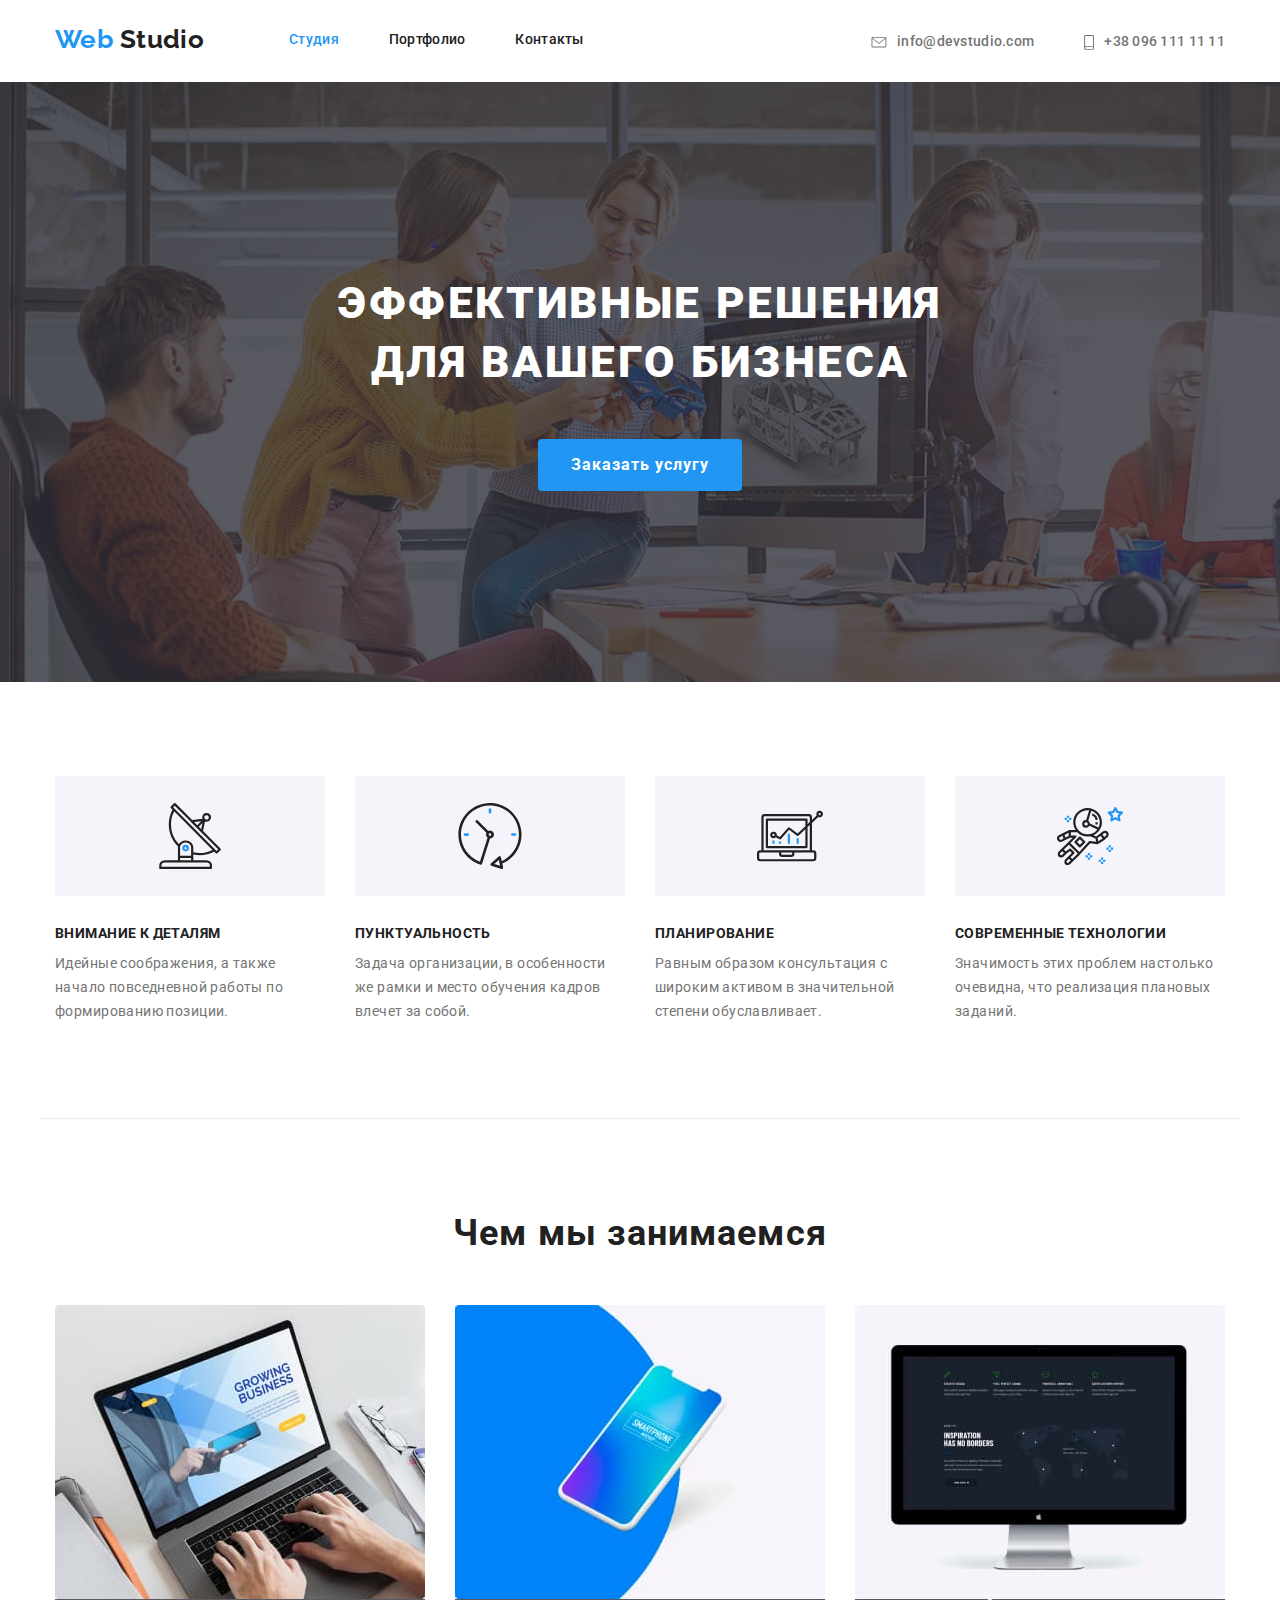
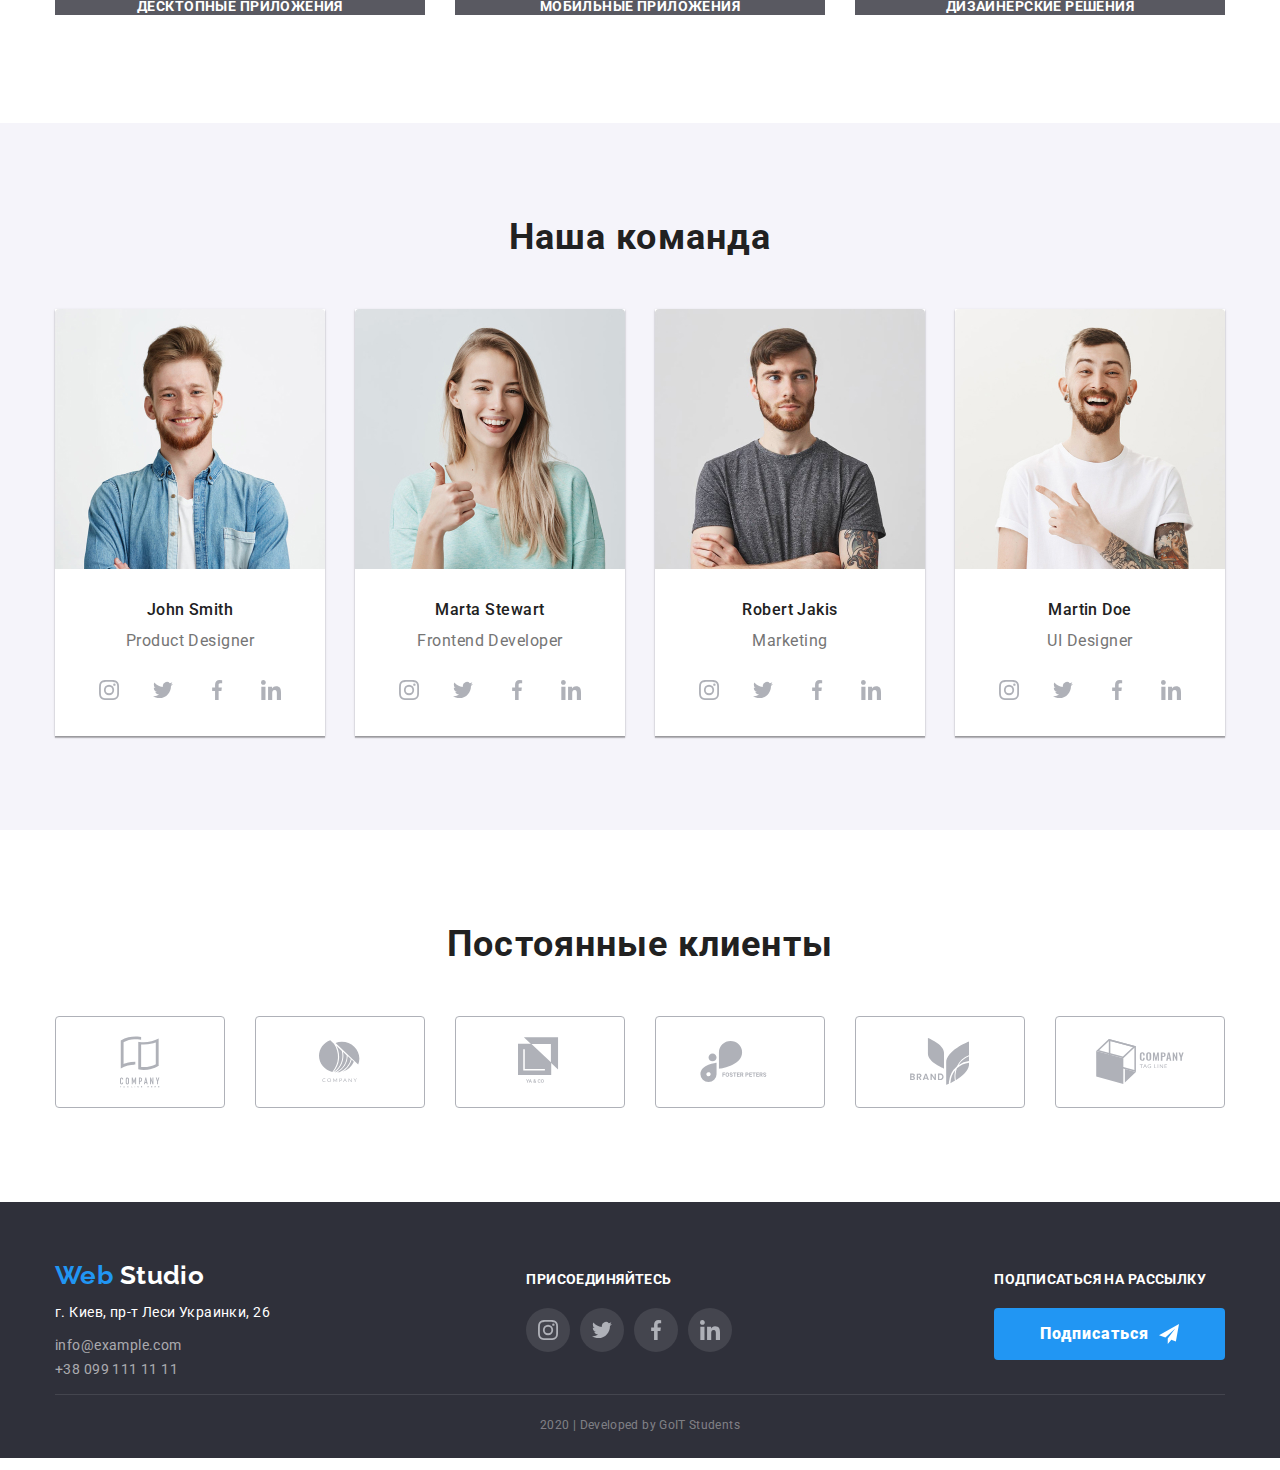
<file: index.html>
<!DOCTYPE html>
<html lang="ru">
<head>
    <meta charset="UTF-8">
    <meta name="viewport" content="width=device-width, initial-scale=1.0">
    <title>Homework 4</title>
    <link href="https://fonts.googleapis.com/css2?family=Raleway:wght@700&family=Roboto:wght@400;500;700;900&display=swap" rel="stylesheet">
    <link rel="stylesheet" href="https://cdnjs.cloudflare.com/ajax/libs/modern-normalize/0.6.0/modern-normalize.min.css">
    <link rel="stylesheet" href="./css/common.css">
    <link rel="stylesheet" href="./css/styles.css">
    </head>
<body>
  
    <!--Шапка проэкта-->
  <header>
  <div class="container page-header ">
      <nav class="main-nav">
        <a lang="en" href="./index.html" class="logo">  Web <span class="back">Studio</span> </a>
          <ul class="site-nav list">
            <li class="item"><a href="./index.html" class="link current">Студия</a></li>
            <li class="item"><a href="./portfolio.html" class="link">Портфолио</a></li>
            <li class="item"><a href="./contacts.html" class="link">Контакты</a></li>
          </ul>
      </nav>
       <div class="contact">
        <ul class="connection-nav list">
          <li class="contact-case"><a href="mailto:info@devstudio.com" class="link">
            <svg class="icon-contact" width=16px height=11.2px> 
              <use href="./images/symbol-defs.svg#icon-envelope"></use> 
            </svg>
            info@devstudio.com</a></li>
          <li class="contact-case"><a href="tel:+30961111111" class="link">
            <svg class="icon-contact" width=10px height=14.94px> 
              <use href="./images/symbol-defs.svg#icon-smartphone"></use> 
            </svg>
            +38 096 111 11 11</a></li>
        </ul>
     </div>
  </div>
  </header>
    
  <!--Банер-->
  <main>
  <section class="hero">
       <div class="container-hero">
        <h1 class="hero-title">ЭФФЕКТИВНЫЕ РЕШЕНИЯ ДЛЯ ВАШЕГО БИЗНЕСА</h1>
        <a href="" class="button primary">Заказать услугу</a> 
       </div>
  </section>
  
  <!--Функционал-->
  <section class="section features">
    <div class="container feat">
      <ul class="features">
        <li class="features-case">
          <svg class="features-icon"> 
            <use href="./images/symbol-defs.svg#icon-antenna"></use> 
          </svg>
            <h2 class="title">ВНИМАНИЕ К ДЕТАЛЯМ</h2>
            <p class="text">Идейные соображения, а также начало повседневной работы по формированию позиции.</p>
        </li>
        <li class="features-case">
          <svg class="features-icon" width=70px height=70px;> 
            <use href="./images/symbol-defs.svg#icon-clock"></use> 
          </svg>
            <h2 class="title">Пунктуальность</h2>
            <p class="text">Задача организации, в особенности же рамки и место обучения кадров влечет за собой.</p>
        </li>
        <li class="features-case">
          <svg class="features-icon"> 
            <use href="./images/symbol-defs.svg#icon-diagram"></use> 
          </svg>
            <h2 class="title">Планирование</h2>
            <p class="text">Равным образом консультация с широким активом в значительной степени обуславливает.</p>

        </li>
        <li class="features-case">
          <svg class="features-icon"> 
            <use href="./images/symbol-defs.svg#icon-astronaut"></use> 
          </svg>
            <h2 class="title">Современные технологии</h2>
            <p class="text">Значимость этих проблем настолько очевидна, что реализация плановых заданий.</p>
        </li>
    </ul>
    </div>
  </section>
    
  <!-- Перечень занятий -->
  <section class="section">
    <div class="container">
      <h2 class="section-title">Чем мы занимаемся</h2>
        <ul class="scroll">
         <li class="works">
          <a href=""> <img src="./images/img1.jpg" width="370" height="294" alt="картинка"></a>    
          <h3 class="title">ДЕСКТОПНЫЕ ПРИЛОЖЕНИЯ</h3>
          </li>
          <li class="works">
          <a href=""><img src="./images/img2.jpg" width="370" height="294" alt="картинка"></a>
          <h3 class="title">МОБИЛЬНЫЕ ПРИЛОЖЕНИЯ</h3>
          </li>
          <li class="works">
          <a href=""><img src="./images/img3.jpg" width="370" height="294" alt="картинка"></a>    
          <h3 class="title">ДИЗАЙНЕРСКИЕ РЕШЕНИЯ</h3>
          </li>
        </ul>        
    </div>    
  </section>
  
  <!--Команда-->
  <section class="section-team">
   <div class="container">
    <h2 class="section-title people">Наша команда</h2>
    <ul class="team">
      <li class="commands">
         <img class="foto" src="./images/foto.jpg" width="270" height="260" alt="фото">
         <h3 class="title">John Smith</h3>
         <p class="profession">Product Designer</p>
    <ul class="social">
      <li class="commands-case">
        <a href="" class="commands-link" aria-label="instagram">
          <svg class="commands-icon" width=20px height=20px> 
            <use href="./images/symbol-defs.svg#icon-instagram"></use> 
          </svg>
        </a>
      </li>
      <li class="commands-case">
        <a href="" class="commands-link" aria-label="twitter">
          <svg class="commands-icon" width=20px height=20px> 
            <use href="./images/symbol-defs.svg#icon-twitter"></use> 
          </svg>
        </a>
      </li>
      <li class="commands-case">
        <a href="" class="commands-link" aria-label="facebook">
          <svg class="commands-icon" width=20px height=20px> 
            <use href="./images/symbol-defs.svg#icon-facebook"></use> 
          </svg>
        </a>
      </li>
      <li class="commands-case">
        <a href="" class="commands-link" aria-label="linkedin">
          <svg class="commands-icon" width=20px height=20px> 
            <use href="./images/symbol-defs.svg#icon-linkedin"></use> 
          </svg>
        </a>
      </li>
    </ul>
      </li>
      <li class="commands">
        <img class="foto" src="./images/foto2.jpg" width="270" height="260" alt="фото">
        <h3 class="title">Marta Stewart</h3>
        <p class="profession">Frontend Developer</p>
    <ul class="social">
          <li class="commands-case">
            <a href="" class="commands-link" aria-label="instagram">
              <svg class="commands-icon" width=20px height=20px> 
                <use href="./images/symbol-defs.svg#icon-instagram"></use> 
              </svg>
            </a>
          </li>
          <li class="commands-case">
            <a href="" class="commands-link" aria-label="twitter">
              <svg class="commands-icon" width=20px height=20px> 
                <use href="./images/symbol-defs.svg#icon-twitter"></use> 
              </svg>
            </a>
          </li>
          <li class="commands-case">
            <a href="" class="commands-link" aria-label="facebook">
              <svg class="commands-icon" width=20px height=20px> 
                <use href="./images/symbol-defs.svg#icon-facebook"></use> 
              </svg>
            </a>
          </li>
          <li class="commands-case">
            <a href="" class="commands-link" aria-label="linkedin">
              <svg class="commands-icon" width=20px height=20px> 
                <use href="./images/symbol-defs.svg#icon-linkedin"></use> 
              </svg>
            </a>
          </li>
    </ul>
      </li>
      <li class="commands">
        <img class="foto" src="./images/foto3.jpg" width="270" height="260" alt="фото">
        <h3 class="title">Robert Jakis</h3>
        <p class="profession">Marketing</p>
    <ul class="social">
          <li class="commands-case">
            <a href="" class="commands-link" aria-label="instagram">
              <svg class="commands-icon" width=20px height=20px> 
                <use href="./images/symbol-defs.svg#icon-instagram"></use> 
              </svg>
            </a>
          </li>
          <li class="commands-case">
            <a href="" class="commands-link" aria-label="twitter">
              <svg class="commands-icon" width=20px height=20px> 
                <use href="./images/symbol-defs.svg#icon-twitter"></use> 
              </svg>
            </a>
          </li>
          <li class="commands-case">
            <a href="" class="commands-link" aria-label="facebook">
              <svg class="commands-icon" width=20px height=20px> 
                <use href="./images/symbol-defs.svg#icon-facebook"></use> 
              </svg>
            </a>
          </li>
          <li class="commands-case">
            <a href="" class="commands-link" aria-label="linkedin">
              <svg class="commands-icon" width=20px height=20px> 
                <use href="./images/symbol-defs.svg#icon-linkedin"></use> 
              </svg>
            </a>
          </li>
    </ul>
      </li>
      <li class="commands">
        <img class="foto" src="./images/foto4.jpg" width="270" height="260" alt="фото">
        <h3 class="title">Martin Doe</h3>
        <p class="profession">UI Designer</p>
    <ul class="social">
          <li class="commands-case">
            <a href="" class="commands-link" aria-label="instagram">
              <svg class="commands-icon" width=20px height=20px> 
                <use href="./images/symbol-defs.svg#icon-instagram"></use> 
              </svg>
            </a>
          </li>
          <li class="commands-case">
            <a href="" class="commands-link" aria-label="twitter">
              <svg class="commands-icon" width=20px height=20px> 
                <use href="./images/symbol-defs.svg#icon-twitter"></use> 
              </svg>
            </a>
          </li>
          <li class="commands-case">
            <a href="" class="commands-link" aria-label="facebook">
              <svg class="commands-icon" width=20px height=20px> 
                <use href="./images/symbol-defs.svg#icon-facebook"></use> 
              </svg>
            </a>
          </li>
          <li class="commands-case">
            <a href="" class="commands-link" aria-label="linkedin">
              <svg class="commands-icon" width=20px height=20px> 
                <use href="./images/symbol-defs.svg#icon-linkedin"></use> 
              </svg>
            </a>
          </li>
    </ul>
      </li>
     </ul>  
   </div>    
  </section>
  
  <!--Clients-->
  <section class="section">
    <div class="container">
     <h2 class="section-title">Постоянные клиенты</h2>
      <ul class="clients">
        <li class="clients-compani"><a href="" class="clients-link"><svg class="clients-icon" width=40px height=52px><use href="./images/symbol-defs.svg#icon-logo-2"></use></svg></a></li>
        <li class="clients-compani"><a href="" class="clients-link"><svg class="clients-icon" width=41px height=42.6px><use href="./images/symbol-defs.svg#icon-logo-3"></use></svg></a></li>
        <li class="clients-compani"><a href="" class="clients-link"><svg class="clients-icon" width=44.27px height=49.23px><use href="./images/symbol-defs.svg#icon-logo-1"></use></svg></a></li>
        <li class="clients-compani"><a href="" class="clients-link"><svg class="clients-icon" width=79.66px height=42.02px><use href="./images/symbol-defs.svg#icon-logo-4"></use></svg></a></li>
        <li class="clients-compani"><a href="" class="clients-link"><svg class="clients-icon" width=59px height=47px><use href="./images/symbol-defs.svg#icon-logo-5"></use></svg></a></li>
        <li class="clients-compani"><a href="" class="clients-link"><svg class="clients-icon" width=88.48px height=45.44px><use href="./images/symbol-defs.svg#icon-logo-6"></use></svg></a></li>
      </ul>
    </div>
  </section>
  </main>
    
  <!--Футер-->
  <footer>
  <div class="container">
      <div class="endbox">
        <div class="end">
          <div class="logotipe"><a lang="en" href="./index.html" class="logo">Web <span class="wite">Studio</span></a></div>
      <address class="address">
          г. Киев, пр-т Леси Украинки, 26
      </address>
  
      <address class="contacts-address">
        <ul>
          <li><a href="mailto:info@example.com" class="link">info@example.com</a></li>
          <li><a href="tel:+380991111111" class="link">+38 099 111 11 11</a></li>
        </ul>
      </address>
      </div>
      <div class="invitation">
          <p class="finish">ПРИСОЕДИНЯЙТЕСЬ</p>
      <ul class="finish-social">
        <li class="commands-case botton">
          <a href="" class="commands-link" aria-label="instagram">
            <svg class="commands-icon" width=20px height=20px> 
              <use href="./images/symbol-defs.svg#icon-instagram"></use> 
            </svg>
          </a>
        </li>
        <li class="commands-case botton">
          <a href="" class="commands-link" aria-label="twitter">
            <svg class="commands-icon" width=20px height=20px> 
              <use href="./images/symbol-defs.svg#icon-twitter"></use> 
            </svg>
          </a>
        </li>
        <li class="commands-case botton">
          <a href="" class="commands-link" aria-label="facebook">
            <svg class="commands-icon" width=20px height=20px> 
              <use href="./images/symbol-defs.svg#icon-facebook"></use> 
            </svg>
          </a>
        </li>
        <li class="commands-case botton">
          <a href="" class="commands-link" aria-label="linkedin">
            <svg class="commands-icon" width=20px height=20px> 
              <use href="./images/symbol-defs.svg#icon-linkedin"></use> 
            </svg>
          </a>
        </li>
      </ul>
      </div>
    
         <div class="finishbox">
            <p class="finish">ПОДПИСАТЬСЯ НА РАССЫЛКУ</p>
    <a href="" class="button secondary">Подписаться <svg class="icon-send" width=20px height=20px> 
      <use href="./images/symbol-defs.svg#icon-icon-send"></use> 
    </svg></a>
        </div>
      </div>
    <p class="developed">2020 | Developed by GoIT Students </p>
    </div>
  </footer>

  </body>
  </html>
</file>
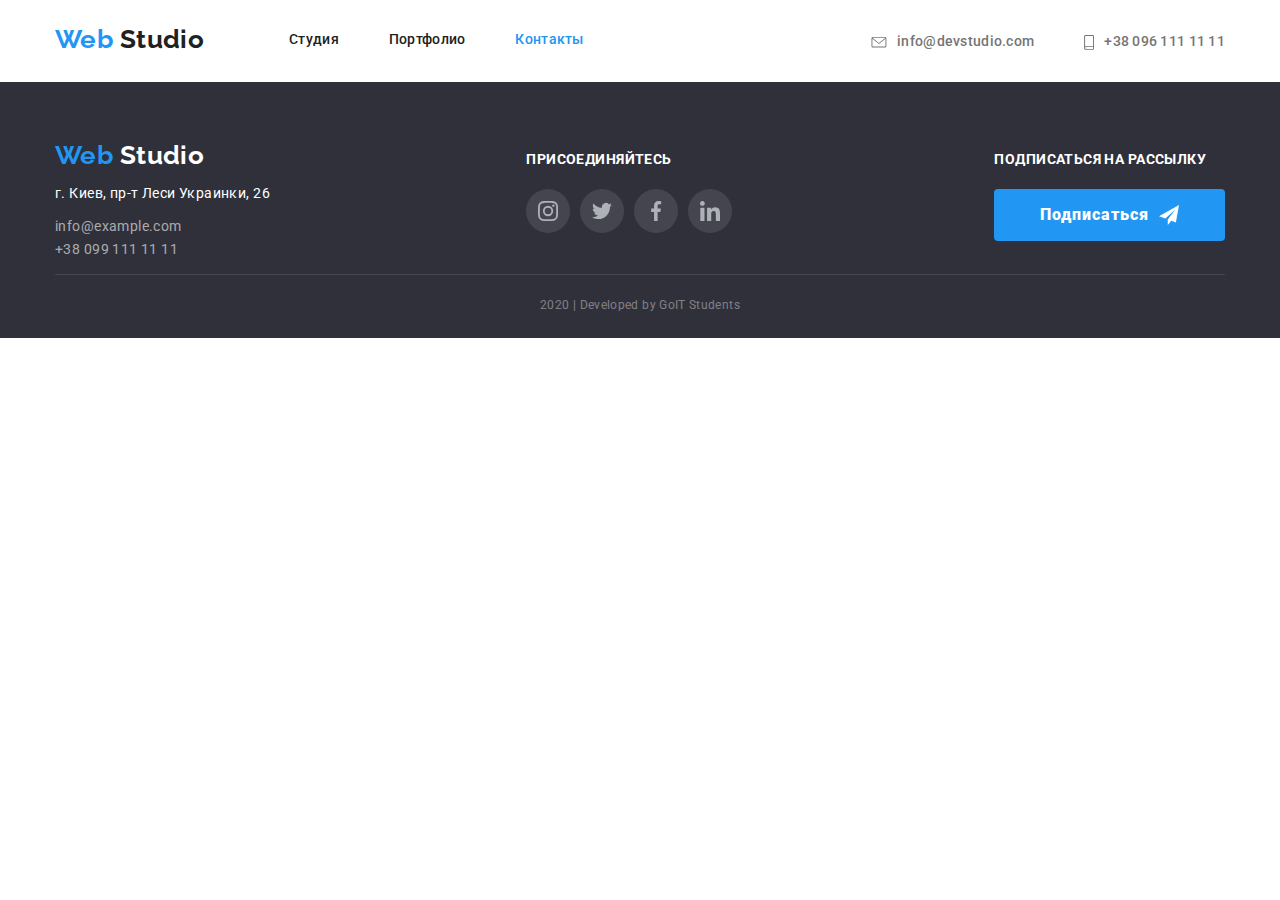
<file: contacts.html>
<!DOCTYPE html>
<html lang="ru">
<head>
    <meta charset="UTF-8">
    <meta name="viewport" content="width=device-width, initial-scale=1.0">
    <title>Homework 4</title>
    <link href="https://fonts.googleapis.com/css2?family=Raleway:wght@700&family=Roboto:wght@400;500;700;900&display=swap" rel="stylesheet">
    <link rel="stylesheet" href="https://cdnjs.cloudflare.com/ajax/libs/modern-normalize/0.6.0/modern-normalize.min.css">
    <link rel="stylesheet" href="./css/common.css">
    <link rel="stylesheet" href="./css/styles.css">
</head>
<body>
  <!--Шапка проэкта-->
  <header>
    <div class="container page-header ">
        <nav class="main-nav">
          <a lang="en" href="./index.html" class="logo">  Web <span class="back">Studio</span> </a>
            <ul class="site-nav list">
              <li class="item"><a href="./index.html" class="link">Студия</a></li>
              <li class="item"><a href="./portfolio.html" class="link">Портфолио</a></li>
              <li class="item"><a href="./contacts.html" class="link current">Контакты</a></li>
            </ul>
        </nav>
         <div class="contact">
          <ul class="connection-nav list">
            <li class="contact-case"><a href="mailto:info@devstudio.com" class="link">
              <svg class="icon-contact" width=16px height=11.2px> 
                <use href="./images/symbol-defs.svg#icon-envelope"></use> 
              </svg>
              info@devstudio.com</a></li>
            <li class="contact-case"><a href="tel:+30961111111" class="link">
              <svg class="icon-contact" width=10px height=14.94px> 
                <use href="./images/symbol-defs.svg#icon-smartphone"></use> 
              </svg>
              +38 096 111 11 11</a></li>
          </ul>
       </div>
    </div>
    </header>

  <main>

  </main>


    <!--Футер-->
    <footer>
      <div class="container">
          <div class="endbox">
            <div class="end">
              <div class="logotipe"><a lang="en" href="./index.html" class="logo">Web <span class="wite">Studio</span></a></div>
          <address class="address">
              г. Киев, пр-т Леси Украинки, 26
          </address>
      
          <address class="contacts-address">
            <ul>
              <li><a href="mailto:info@example.com" class="link">info@example.com</a></li>
              <li><a href="tel:+380991111111" class="link">+38 099 111 11 11</a></li>
            </ul>
          </address>
          </div>
          <div class="invitation">
              <p class="finish">ПРИСОЕДИНЯЙТЕСЬ</p>
          <ul class="finish-social">
            <li class="commands-case botton">
              <a href="" class="commands-link botton" aria-label="instagram">
                <svg class="commands-icon" width=20px height=20px> 
                  <use href="./images/symbol-defs.svg#icon-instagram"></use> 
                </svg>
              </a>
            </li>
            <li class="commands-case botton">
              <a href="" class="commands-link botton" aria-label="twitter">
                <svg class="commands-icon" width=20px height=20px> 
                  <use href="./images/symbol-defs.svg#icon-twitter"></use> 
                </svg>
              </a>
            </li>
            <li class="commands-case botton">
              <a href="" class="commands-link" aria-label="facebook">
                <svg class="commands-icon" width=20px height=20px> 
                  <use href="./images/symbol-defs.svg#icon-facebook"></use> 
                </svg>
              </a>
            </li>
            <li class="commands-case botton">
              <a href="" class="commands-link" aria-label="linkedin">
                <svg class="commands-icon" width=20px height=20px> 
                  <use href="./images/symbol-defs.svg#icon-linkedin"></use> 
                </svg>
              </a>
            </li>
          </ul>
          </div>
        
             <div class="finishbox">
                <p class="finish">ПОДПИСАТЬСЯ НА РАССЫЛКУ</p>
        <a href="" class="button secondary">Подписаться <svg class="icon-send" width=20px height=20px> 
          <use href="./images/symbol-defs.svg#icon-icon-send"></use> 
        </svg></a>
            </div>
          </div>
        <p class="developed">2020 | Developed by GoIT Students </p>
      </div>
    </footer>

  </body>
  </html>
</file>
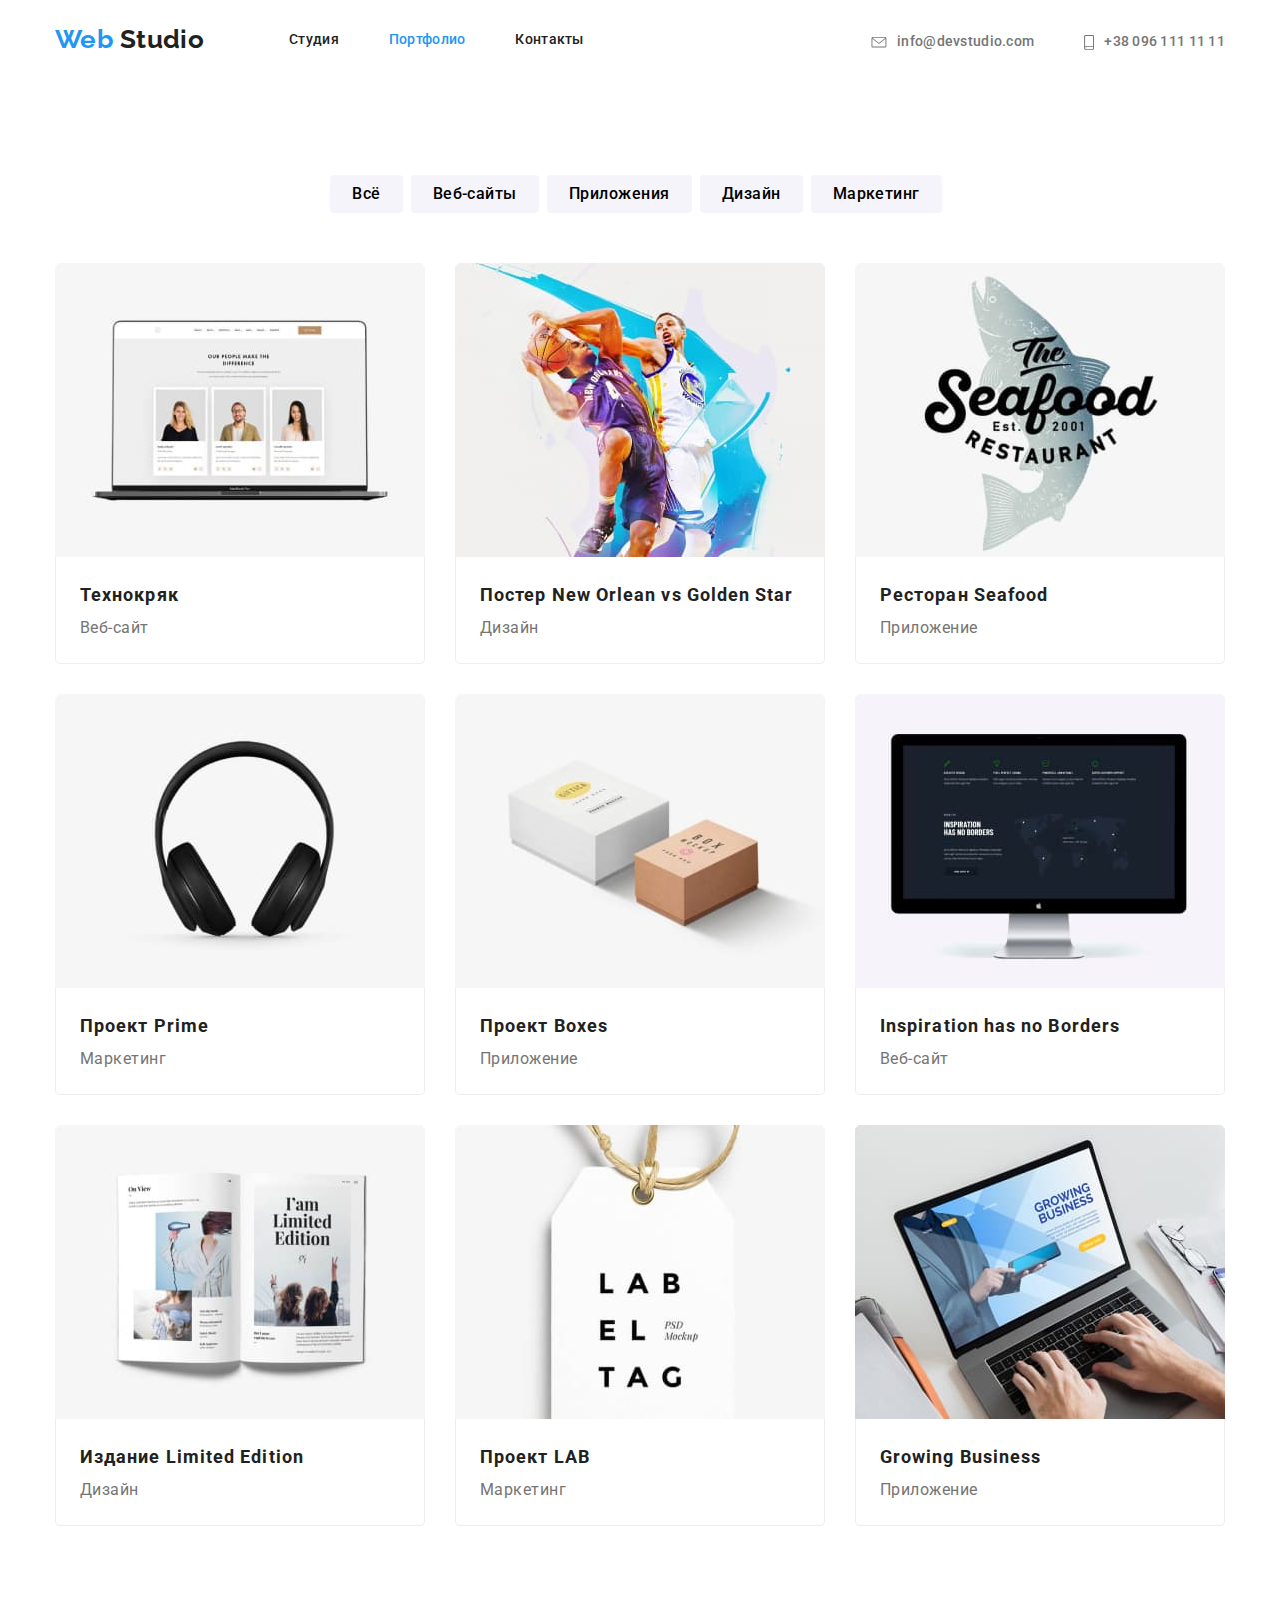
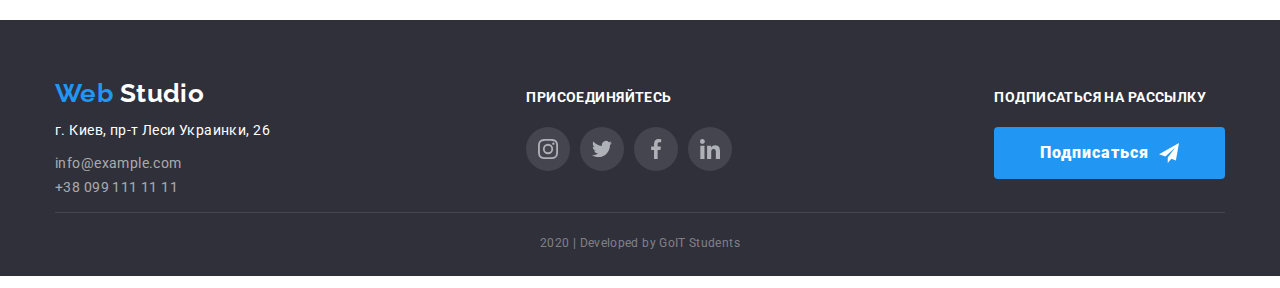
<file: portfolio.html>
<!DOCTYPE html>
<html lang="ru">
<head>
    <meta charset="UTF-8">
    <meta name="viewport" content="width=device-width, initial-scale=1.0">
    <title>Homework 4</title>
    <link href="https://fonts.googleapis.com/css2?family=Raleway:wght@700&family=Roboto:wght@400;500;700;900&display=swap" rel="stylesheet">
    <link rel="stylesheet" href="https://cdnjs.cloudflare.com/ajax/libs/modern-normalize/0.6.0/modern-normalize.min.css">
    <link rel="stylesheet" href="./css/common.css">
    <link rel="stylesheet" href="./css/styles.css">
</head>
<body>
  <!--Шапка проэкта-->
  <header>
    <div class="container page-header ">
        <nav class="main-nav">
          <a lang="en" href="./index.html" class="logo">  Web <span class="back">Studio</span> </a>
            <ul class="site-nav list">
              <li class="item"><a href="./index.html" class="link">Студия</a></li>
              <li class="item"><a href="./portfolio.html" class="link current">Портфолио</a></li>
              <li class="item"><a href="./contacts.html" class="link">Контакты</a></li>
            </ul>
        </nav>
         <div class="contact">
          <ul class="connection-nav list">
            <li class="contact-case"><a href="mailto:info@devstudio.com" class="link">
              <svg class="icon-contact" width=16px height=11.2px> 
                <use href="./images/symbol-defs.svg#icon-envelope"></use> 
              </svg>
              info@devstudio.com</a></li>
            <li class="contact-case"><a href="tel:+30961111111" class="link">
              <svg class="icon-contact" width=10px height=14.94px> 
                <use href="./images/symbol-defs.svg#icon-smartphone"></use> 
              </svg>
              +38 096 111 11 11</a></li>
          </ul>
       </div>
    </div>
    </header>

  <main>
    <h1 class="is-hidden">Наши проэкты</h1>

    <section class="section-project"> 
      <div class="container case">
        <div class="button-case">
        <li class="button-box"><button type="button" class="portfolio">Всё</button></li>  
        <li class="button-box"><button type="button" class="portfolio">Веб-сайты</button></li>
        <li class="button-box"><button type="button" class="portfolio">Приложения</button></li>
        <li class="button-box"><button type="button" class="portfolio">Дизайн</button></li>
        <li class="button-box"><button type="button" class="portfolio">Маркетинг</button></li> 
        </div>
  <ul class="project">
    <a href=""class="project-img">
      <li><img class="item" src="./images/portfolio.jpg" width="370" height="294" alt="Проэкт Веб-сайт">
      <div class="card-container">
        <h2 class="title">Технокряк</h2>
        <p class="text">Веб-сайт</p>
      </div>
      <!-- <p class="text-overlay">Технокряк это современная площадка распространения коронавируса. Компании используют эту платформу для цифрового шпионажа и атак на защищённые сервера конкурентов.</p> -->
    </li></a>
    <a href=""class="project-img">
      <li><img class="item" src="./images/portfolio2.jpg" width="370" height="294" alt="Проэкт дизайн">
      <div class="card-container">
        <h2 class="title">Постер New Orlean vs Golden Star</h2>
        <p class="text">Дизайн</p>
      </div> 
          <!-- <p class="text-overlay">Технокряк это современная площадка распространения коронавируса. Компании используют эту платформу для цифрового шпионажа и атак на защищённые сервера конкурентов.</p> -->
    </li></a>
    <a href=""class="project-img">
      <li><img class="item" src="./images/portfolio3.jpg" width="370" height="294" alt="Проэкт приложения">
      <div class="card-container">
        <h2 class="title">Ресторан Seafood</h2>
        <p class="text">Приложение</p>
      </div>
      <!-- <p class="text-overlay">Технокряк это современная площадка распространения коронавируса. Компании используют эту платформу для цифрового шпионажа и атак на защищённые сервера конкурентов.</p> -->
    </li></a>
    <a href=""class="project-img">
      <li><img class="item" src="./images/portfolio4.jpg" width="370" height="294" alt="Проэкт маркетинг">
      <div class="card-container">
        <h2 class="title">Проект Prime</h2>
        <p class="text">Маркетинг</p>
      </div>
      <!-- <p class="text-overlay">Технокряк это современная площадка распространения коронавируса. Компании используют эту платформу для цифрового шпионажа и атак на защищённые сервера конкурентов.</p> -->
    </li></a>
    <a href=""class="project-img">
      <li><img class="item" src="./images/portfolio5.jpg" width="370" height="294" alt="Проэкт приложения">
      <div class="card-container">
        <h2 class="title">Проект Boxes</h2>
        <p class="text">Приложение</p>
      </div>
      <!-- <p class="text-overlay">Технокряк это современная площадка распространения коронавируса. Компании используют эту платформу для цифрового шпионажа и атак на защищённые сервера конкурентов.</p> -->
    </li></a>
    <a href=""class="project-img">
      <li><img class="item" src="./images/portfolio5,5.jpg" width="370" height="294" alt="Проэкт Веб-сайт">
      <div class="card-container">
        <h2 class="title">Inspiration has no Borders</h2>
        <p class="text">Веб-сайт</p>
      </div>
      <!-- <p class="text-overlay">Технокряк это современная площадка распространения коронавируса. Компании используют эту платформу для цифрового шпионажа и атак на защищённые сервера конкурентов.</p> -->
    </li></a>
    <a href=""class="project-img">
      <li><img class="item" src="./images/portfolio6.jpg" width="370" height="294" alt="Проэкт дизайн">
      <div class="card-container">
        <h2 class="title">Издание Limited Edition</h2>
        <p class="text">Дизайн</p>
      </div>
      <!-- <p class="text-overlay">Технокряк это современная площадка распространения коронавируса. Компании используют эту платформу для цифрового шпионажа и атак на защищённые сервера конкурентов.</p> -->
    </li></a>
    <a href=""class="project-img">
      <li><img class="item" src="./images/portfolio7.jpg" width="370" height="294" alt="Проэкт маркетинг">
      <div class="card-container">
        <h2 class="title">Проект LAB</h2>
        <p class="text">Маркетинг</p>
      </div>
      <!-- <p class="text-overlay">Технокряк это современная площадка распространения коронавируса. Компании используют эту платформу для цифрового шпионажа и атак на защищённые сервера конкурентов.</p> -->
    </li></a>
    <a href=""class="project-img">
      <li><img class="item" src="./images/portfolio8.jpg" width="370" height="294" alt="Проэкт приложения">
      <div class="card-container">
        <h2 class="title">Growing Business</h2>
        <p class="text">Приложение</p>
      </div>
      <!-- <p class="text-overlay">Технокряк это современная площадка распространения коронавируса. Компании используют эту платформу для цифрового шпионажа и атак на защищённые сервера конкурентов.</p> -->
    </li></a>
    </ul>
      </div>
  </section>
  </main>


    <!--Футер-->
    <footer>
      <div class="container">
          <div class="endbox">
            <div class="end">
              <div class="logotipe"><a lang="en" href="./index.html" class="logo">Web <span class="wite">Studio</span></a></div>
          <address class="address">
              г. Киев, пр-т Леси Украинки, 26
          </address>
      
          <address class="contacts-address">
            <ul>
              <li><a href="mailto:info@example.com" class="link">info@example.com</a></li>
              <li><a href="tel:+380991111111" class="link">+38 099 111 11 11</a></li>
            </ul>
          </address>
          </div>
          <div class="invitation">
              <p class="finish">ПРИСОЕДИНЯЙТЕСЬ</p>
          <ul class="finish-social">
            <li class="commands-case botton">
              <a href="" class="commands-link" aria-label="instagram">
                <svg class="commands-icon" width=20px height=20px> 
                  <use href="./images/symbol-defs.svg#icon-instagram"></use> 
                </svg>
              </a>
            </li>
            <li class="commands-case botton">
              <a href="" class="commands-link" aria-label="twitter">
                <svg class="commands-icon" width=20px height=20px> 
                  <use href="./images/symbol-defs.svg#icon-twitter"></use> 
                </svg>
              </a>
            </li>
            <li class="commands-case botton">
              <a href="" class="commands-link" aria-label="facebook">
                <svg class="commands-icon" width=20px height=20px> 
                  <use href="./images/symbol-defs.svg#icon-facebook"></use> 
                </svg>
              </a>
            </li>
            <li class="commands-case botton">
              <a href="" class="commands-link" aria-label="linkedin">
                <svg class="commands-icon" width=20px height=20px> 
                  <use href="./images/symbol-defs.svg#icon-linkedin"></use> 
                </svg>
              </a>
            </li>
          </ul>
          </div>
        
             <div class="finishbox">
                <p class="finish">ПОДПИСАТЬСЯ НА РАССЫЛКУ</p>
        <a href="" class="button secondary">Подписаться <svg class="icon-send" width=20px height=20px> 
          <use href="./images/symbol-defs.svg#icon-icon-send"></use> 
        </svg></a>
            </div>
          </div>
        <p class="developed">2020 | Developed by GoIT Students </p>
        </div>
      </footer>
  
  </body>
  </html>
</file>
<file: css/common.css>
:root{
    --primary-text-color: #757575;
    --title-text-color: #212121;
    --accent-color: #2196F3;
    --wite-color: #FFFFFF;
    --fill-silver: #F5F4FA;
  
}

body{
    background-color: var(--wite-color);
    color: var(--title-text-color);

    font-family: Roboto, sans-serif;
    font-size: 14px;
    letter-spacing: 0.03em
        
}

.logo{
    margin-right: 85px;
    padding-top: 24px;
    padding-bottom: 25px;

    color: var(--accent-color);

    font-family: Raleway, sans-serif ;
    font-weight: 700;
    font-size: 26px;
    line-height: 1.2;
    text-decoration: none;
}
.logo:hover,
.logo:focus{
    color: var(--accent-color);
}

ul{
    list-style: none;
    margin-bottom: 0;
    margin-top: 0;
    padding: 0;
}

/* Site nav */

.site-nav{
    display: flex;
    align-items: center;   
}

.site-nav .item + .item{
    margin-left: 50px;
}

.site-nav .link{
    display: block;
    padding-top: 32px;
    padding-bottom: 32px;

    color: var(--title-text-color);
    font-weight: 500;
    line-height: 1.14;
    letter-spacing: 0.02em;
    text-decoration: none;
}

.site-nav .link:hover, 
.site-nav .link:focus{
    color: var(--accent-color);
}

.site-nav .link.current{
    color: var(--accent-color);
} 

.connection-nav .item {
    padding-top: 32px;
    padding-bottom: 32px;
}

.connection-nav{
    display: flex;
    align-items: center;
}

.connection-nav li{
    margin-right: 50px;
}

.connection-nav li:nth-child(2n){
    margin-right: 0px;
}

.connection-nav .link{
    display: flex;
    align-items: center;
    padding-top: 32px;
    padding-bottom: 32px;
   color: var(--primary-text-color);

    font-weight: 500;
    line-height: 1.14;
    letter-spacing: 0.02em;
    text-decoration: none;
}




.icon-contact{
    fill: var(--primary-text-color);
    margin-right: 10px;
}

.connection-nav .link:hover,
.connection-nav .link:focus{
    color: var(--accent-color);
}

.connection-nav .link:hover > .icon-contact,
.connection-nav .link:focus > .icon-contact{
    fill: var(--accent-color);
}


/* footer */

footer{
    background-color: #2F303A;
}
    
.endbox{
    display: flex;
    align-items: baseline;
    justify-content: space-between;
}

.logotipe{
    padding-top: 48px;
    margin-bottom: 10px;
}

.address{
    margin-bottom: 9px;
    color: var(--wite-color);
    font-style: inherit;
    font-weight: 400;
    font-size: 14px;
    line-height: 1.71;
    letter-spacing: 0.03em;
}

.contacts-address .link{
    margin-bottom: 10px;
    color: rgba(255, 255, 255, 0.6);
    font-style: normal;
    font-weight: 400;
    font-size: 14px;
    line-height: 1.71;
    letter-spacing: 0.03em;
    text-decoration: none;
    
}

.developed{
    padding-bottom: 21px;
    padding-top: 18px;
    border-top: 1px solid rgba(255, 255, 255, 0.1);
    color: rgba(255, 255, 255, 0.4);
    font-weight: 400;
    font-size: 12px;
    line-height: 2;
    text-align: center;
    letter-spacing: 0.03em;
}


.finish{
    margin-bottom: 21px;
    color: var(--wite-color);
    font-weight: 700;
    font-size: 14px;
    line-height: 1.14;
    letter-spacing: 0.03em;
    text-transform: uppercase;
}

.icon-send{
    margin-left: 10px;
}

.finish-social{
    display: flex;
}

.finish-social li + li{
    margin-left: 10px;
}

.commands-case.botton{
    background-color: rgba(255, 255, 255, 0.1);
}

.finishbox{
    padding-top: 56px;
    margin-left: 94px;
}

.invitation{
    padding-top: 56px;
    margin-left: 69px;
}
</file>
<file: css/styles.css>
/* Основной цвет текста #212121 */

/* Вторичный цвет текста #757575 */

/* белый цвет #FFFFFF */

/* вторичный цвет фона #F5F4FA */

/* акцент  #2196F3 */

/* Оформление слова Studio */
.wite{
    color: var(--wite-color);
}
.back{
    color: var(--title-text-color);
    font-family: Raleway
}

img{
    display: block;
    max-width: 100%;
    height: auto;
}


/* Button */

.button{
    color: var(--wite-color);
    background: var(--accent-color);

    text-decoration: none;
    display: inline-flex;
    align-items: center;
    text-align: center;
    border-radius: 4px;
    min-width: 200px;
    border: 1px solid transparent;

}

.button.primary{
    font-weight: 700;
    font-size: 16px;
    line-height: 1.87;
    letter-spacing: 0.06em;

    padding: 10px 32px;
}

.button.secondary{
    font-weight: 900;
    font-size: 16px;
    line-height: 1.87;
    letter-spacing: 0.06em;

    padding: 10px 45px;
}


/* Разметка шапки */

.container{
    margin-left: auto;
    margin-right: auto;
    padding-left: 15px;
    padding-right: 15px;
    
    width: 1200px;
}

.main-nav{
    display: flex;
    
}

.page-header{
    display: flex;
    align-items: baseline;
    justify-content: space-between;
}


/* Hero */

.hero{ 
    display: flex;
    align-items: center;
    max-width: 1600px;
    height: 600px;
    margin-left: auto;
    margin-right: auto;
    background-image: linear-gradient(
        rgba(47, 48, 58, 0.8),
        rgba(47, 48, 58, 0.8)
     ), url(../images/Header\ img.jpg);
   
    background-color:black;
}

.hero-title{
    width: 646px;
    font-weight: 900;
    font-size: 44px;
    line-height: 1.36;
    letter-spacing: 0.06em;
    text-transform: uppercase;
    margin-top: 0;
    margin-bottom: 46px;
    margin-left: auto;
    margin-right: auto;

    color: var(--wite-color);
}

.container-hero{
    text-align: center;
    margin-left: auto;
    margin-right: auto;
    padding-left: 15px;
    padding-right: 15px;
    
    width: 1200px;
}



/* Section */

.section{
    padding-bottom: 94px;
    padding-top: 94px;
}

.section-title{
    margin-bottom: 50px;
    margin-top: 0px;
    
    color: var(--title-text-color);
    font-weight: 700;
    font-size: 36px;
    line-height: 1.16;
    text-align: center;
    letter-spacing: 0.03em;
}


/* Feauters */
.section.features{
    padding-bottom: 0px
}

.feat{
    padding-bottom: 94px;
    border-bottom: 1px solid #ECECEC;
}

.features{
    display: flex; 
}

.features li{
    width: calc((100% - 90px) / 4);
    margin-right: 30px;
}

.features li:nth-child(4n){
    margin-right: 0px;
}


.features-icon{
    display: block;
    width: 270px;
    height: 120px;
    padding: 25px 102px;
    background: #F5F4FA;
    border-radius: 4px;
    margin-bottom: 30px;
}


.features .title{
    margin-top: 0px;
    margin-bottom: 10px;
    color: var(--titlt-text-color);
    font-weight: 700;
    font-size: 14px;
    line-height: 1.14;
    letter-spacing: 0.03em;
    text-transform: uppercase;
}

.features .text{
    margin-top: 0px;
    margin-bottom: 0px;
    color: var(--primary-text-color);
    font-weight: 400;
    font-size: 14px;
    line-height: 1.71;
    letter-spacing: 0.03em;
}

 /* Перечень занятий */

.section .scroll{
     display: flex;
 }

 .scroll .works{
     width: calc((100% - 60px) / 3);
     margin-right: 30px;
 }

.works:nth-child(3n){
     margin-right: 0px;
 }

.scroll .title{
    margin-top: 0px;
    font-weight: bold;
    font-size: 14px;
    line-height: 1.14;
    text-align: center;
    letter-spacing: 0.03em;
    text-transform: uppercase;

    color: var(--wite-color);;
    background-color: rgba(47, 48, 58, 0.8);

}

/* Команда */

.people{
    padding-top: 94px;
    margin-bottom: 50px;
}

.section-team{
    background-color: var(--fill-silver);

}

.commands{
    margin-bottom: 94px;
    background: #FFFFFF;
    /* border-radius: 4px; */

    box-shadow: 0px 2px 1px rgba(0, 0, 0, 0.2), 0px 1px 1px rgba(0, 0, 0, 0.14), 0px 1px 3px rgba(0, 0, 0, 0.12);
}

.commands > .foto{
    margin-bottom: 30px;
}

.team{
    display: flex;
}


.team .commands{
    width: calc((100% - 90px) / 4);
    margin-right: 30px;
}

.commands:nth-child(4n){
    margin-right: 0px;
}

.team .foto{
    display: block;
}

.team .title{
    margin-top: 0px;
    margin-bottom: 10px;

    color: var(--title-text-color);

    font-weight: 500;
    font-size: 16px;
    line-height: 1.35;
    text-align: center;
    letter-spacing: 0.03em;
}

.team .profession{
    margin-top: 0px;
    margin-bottom: 16px;

    color: var(--primary-text-color);

    font-weight: 400;
    font-size: 16px;
    line-height: 1.35;
    text-align: center;
    letter-spacing: 0.03em;
}

.social{
    display: flex;
    justify-content: center;
}

.social .commands-case{
    width: calc((100% - 30px)) / 4;
    margin-right: 10px;
}

.social .commands-case:nth-child(4n){
    margin-right: 0px;
}

.commands-case{
    display: flex;
    height: 44px; 
    border-radius: 50%;
    margin-bottom: 24px;
}

.commands-link{
    display: flex;
    align-items: center;
    justify-content: center;
    width: 44px;
    border-radius: 50%;
}

.commands-icon{
    fill: #afb1b8;
}

.commands-case .commands-link:hover{
    background-color: var(--accent-color);
}

.commands-case .commands-link:hover > .commands-icon{
    fill: var(--wite-color);
    background-color: var(--accent-color);
}


/* Клиент */


.clients{
    display: flex;
}

.clients li{
    width: calc((100% - 150px) / 6);
    margin-right: 30px;
}

.clients li:nth-child(6n){
    margin-right: 0px;
}

.clients-compani{
    border: 1px solid #AFB1B8;
    border-radius: 4px;
    fill: #afb1b8;
}
.clients-link{
    display: flex;
    align-items: center;
    justify-content: center;
    height: 90px;
    fill: inherit;
}



.clients-compani:hover{
    fill: var(--accent-color);
    border: 1px solid var(--accent-color);
}


/*scc для portfolio*/
.section-project{
    text-align: center;
}

.container.case{
    padding-top: 93px;
}

.button-case{
    display: flex;
    justify-content: center;
    list-style: none;
}

.portfolio{
    margin-bottom: 50px;
    margin-right: 8px;
    padding: 6px 22px;
    font-weight: 500;
    font-size: 16px;
    line-height: 1.6;
    background: #F5F4FA;
    letter-spacing: 0.03em;
    border-radius: 4px;
    border: transparent;
    outline: none;
    cursor: pointer;
}

.portfolio:hover,
.portfolio:focus{
    color: var(--wite-color);
    background-color: var(--accent-color);
}

.project{
    display: flex;
    flex-wrap: wrap;
    padding-bottom: 94px;
}

 .item{
    border-top-left-radius: 5px;
    border-top-right-radius: 5px;
    overflow: hidden;
 }


.project .project-img{
    text-decoration: none;
    margin-right: 30px;
    margin-bottom: 30px;
    background: #FFFFFF;
    width: calc((100% - 60px) / 3);
}

.card-container{
    padding: 20px 24px;
    border-left: 1px solid #EEEEEE;
    border-right: 1px solid #EEEEEE;
    border-bottom: 1px solid #EEEEEE;
    border-bottom-right-radius: 5px;
    border-bottom-left-radius: 5px;
}

.card-container:hover{
    box-shadow: 1px 4px 6px rgba(0,0,0,0.16),0px 4px 4px rgba(0,0,0,0.06),0px 1px 1px rgba(0, 0, 0, 0.12); 
}
.project-img:nth-child(3n){
    margin-right: 0px;
}

.project-img:nth-last-child(-n + 3){
    margin-bottom: 0;
}



.project .title{
    text-align: initial;
    margin: 0px;
    
    color: var(--title-text-color);

    font-weight: 700;
    font-size: 18px;
    line-height: 2;
    letter-spacing: 0.06em;
}

.project .text{
    text-align: initial;
    margin: 0px;
   
    color: var(--primary-text-color);

    font-weight: 400;
    font-size: 16px;
    line-height: 1.87;
    letter-spacing: 0.03em;
}

.project .text-overlay{
    margin-top: 0px;
    margin-bottom: 0px;

    font-weight: 400;
    font-size: 18px;
    line-height: 1.56;
    letter-spacing: 0.03em;
    
    color: #FFFFFF;
    background-color: black;
}

.is-hidden{
    display: none;
}
</file>
